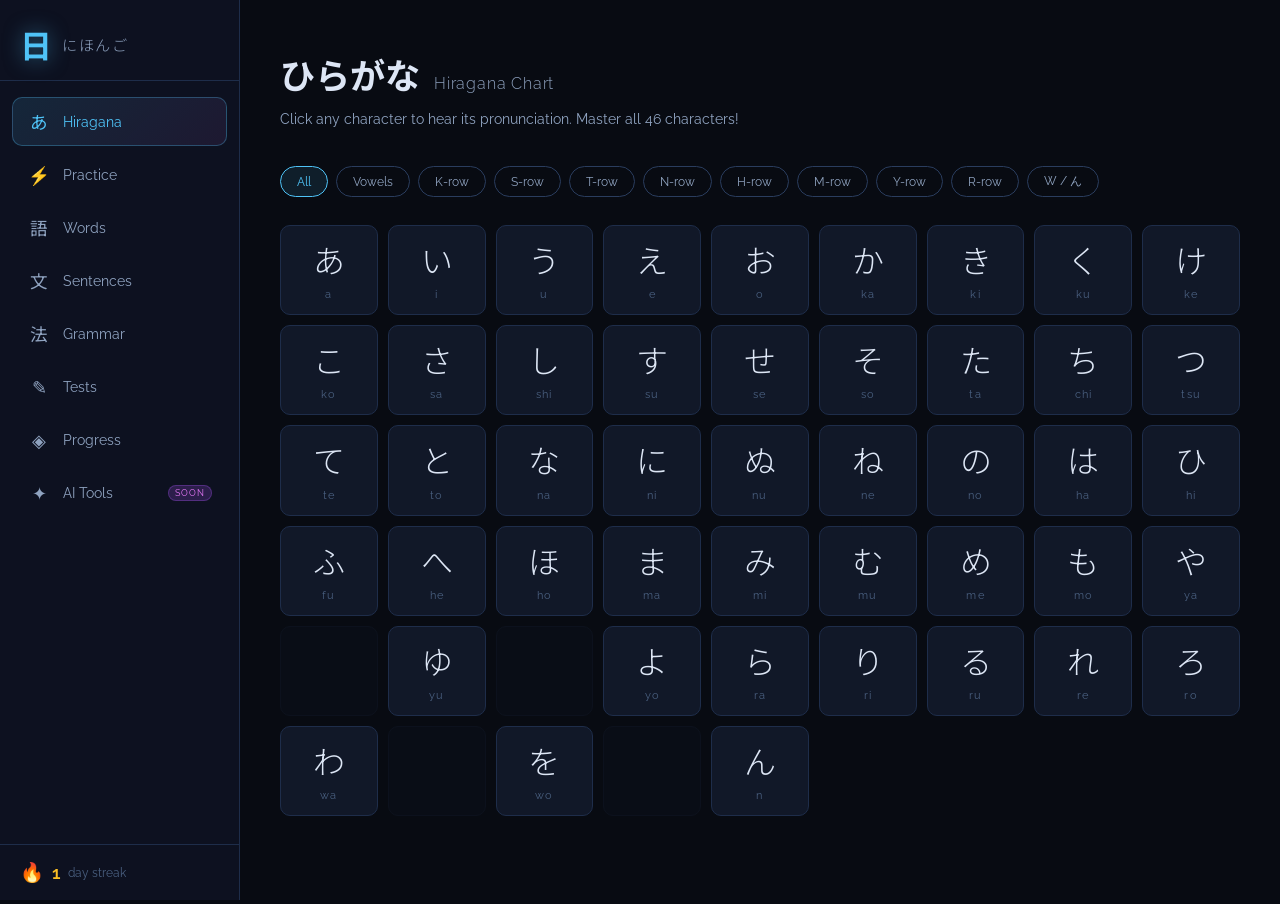
<file: index.html>
<!DOCTYPE html>
<html lang="en">
<head>
  <meta charset="UTF-8" />
  <meta name="viewport" content="width=device-width, initial-scale=1.0" />
  <title>にほんご — Learn Japanese</title>
  <link rel="preconnect" href="https://fonts.googleapis.com" />
  <link href="https://fonts.googleapis.com/css2?family=Noto+Sans+JP:wght@100;300;400;700&family=Cinzel+Decorative:wght@400;700&family=Raleway:ital,wght@0,300;0,400;0,600;1,300&display=swap" rel="stylesheet" />
  <link rel="stylesheet" href="style.css" />
</head>
<body>

  <!-- ========== SIDEBAR ========== -->
  <aside class="sidebar" id="sidebar">
    <div class="sidebar-logo">
      <span class="logo-jp">日</span>
      <span class="logo-text">にほんご</span>
    </div>

    <nav class="sidebar-nav">
      <button class="nav-btn active" data-section="hiragana">
        <span class="nav-icon">あ</span>
        <span class="nav-label">Hiragana</span>
      </button>
      <button class="nav-btn" data-section="practice">
        <span class="nav-icon">⚡</span>
        <span class="nav-label">Practice</span>
      </button>
      <button class="nav-btn" data-section="words">
        <span class="nav-icon">語</span>
        <span class="nav-label">Words</span>
      </button>
      <button class="nav-btn" data-section="sentences">
        <span class="nav-icon">文</span>
        <span class="nav-label">Sentences</span>
      </button>
      <button class="nav-btn" data-section="grammar">
        <span class="nav-icon">法</span>
        <span class="nav-label">Grammar</span>
      </button>
      <button class="nav-btn" data-section="tests">
        <span class="nav-icon">✎</span>
        <span class="nav-label">Tests</span>
      </button>
      <button class="nav-btn" data-section="progress">
        <span class="nav-icon">◈</span>
        <span class="nav-label">Progress</span>
      </button>
      <button class="nav-btn" data-section="ai">
        <span class="nav-icon">✦</span>
        <span class="nav-label">AI Tools</span>
        <span class="badge">Soon</span>
      </button>
    </nav>

    <div class="sidebar-streak">
      <span class="streak-fire">🔥</span>
      <span class="streak-count" id="streak-count">0</span>
      <span class="streak-label">day streak</span>
    </div>
  </aside>

  <!-- Mobile top bar -->
  <div class="topbar">
    <button class="menu-toggle" id="menu-toggle">☰</button>
    <span class="topbar-title">にほんご</span>
    <span class="topbar-score" id="topbar-score">0 XP</span>
  </div>

  <!-- ========== MAIN CONTENT ========== -->
  <main class="main" id="main">

    <!-- ===== HIRAGANA SECTION ===== -->
    <section class="section active" id="section-hiragana">
      <div class="section-header">
        <h1>ひらがな <span class="subtitle">Hiragana Chart</span></h1>
        <p class="section-desc">Click any character to hear its pronunciation. Master all 46 characters!</p>
      </div>

      <!-- Row filter -->
      <div class="row-filter" id="hiragana-filter"></div>

      <!-- Hiragana grid -->
      <div class="hiragana-grid" id="hiragana-grid"></div>

      <!-- Selected char detail panel -->
      <div class="char-detail" id="char-detail" style="display:none">
        <div class="char-detail-inner">
          <button class="close-btn" id="close-char-detail">✕</button>
          <div class="detail-char" id="detail-char"></div>
          <div class="detail-romaji" id="detail-romaji"></div>
          <div class="detail-row" id="detail-row"></div>
          <button class="speak-detail-btn" id="speak-detail-btn">🔊 Listen</button>
          <button class="practice-this-btn" id="practice-this-btn">Practice this →</button>
        </div>
      </div>
    </section>

    <!-- ===== PRACTICE SECTION ===== -->
    <section class="section" id="section-practice">
      <div class="section-header">
        <h1>Practice <span class="subtitle">Recognition Quiz</span></h1>
        <p class="section-desc">Identify the hiragana character shown. Track your accuracy!</p>
      </div>

      <div class="practice-controls">
        <label class="control-label">Rows to practice:</label>
        <div class="row-toggles" id="practice-row-toggles"></div>
        <button class="btn-primary" id="start-practice-btn">Start Practice</button>
      </div>

      <div class="quiz-box" id="quiz-box" style="display:none">
        <div class="quiz-stats-bar">
          <span>Score: <b id="quiz-score">0</b></span>
          <span>Accuracy: <b id="quiz-acc">—</b></span>
          <span>Question: <b id="quiz-qnum">1</b>/20</span>
        </div>
        <div class="quiz-progress-bar"><div class="quiz-progress-fill" id="quiz-progress-fill"></div></div>

        <div class="quiz-card">
          <div class="quiz-char" id="quiz-char"></div>
          <div class="quiz-hint" id="quiz-hint">What is the reading?</div>
        </div>

        <div class="quiz-options" id="quiz-options"></div>
        <div class="quiz-feedback" id="quiz-feedback"></div>
        <button class="btn-ghost" id="quiz-next-btn" style="display:none">Next →</button>
      </div>

      <div class="quiz-result" id="quiz-result" style="display:none">
        <div class="result-emoji" id="result-emoji">🎉</div>
        <div class="result-score-big" id="result-score-big"></div>
        <div class="result-details" id="result-details"></div>
        <div class="weak-areas" id="weak-areas"></div>
        <button class="btn-primary" id="retry-btn">Try Again</button>
      </div>
    </section>

    <!-- ===== WORDS SECTION ===== -->
    <section class="section" id="section-words">
      <div class="section-header">
        <h1>単語 <span class="subtitle">Vocabulary</span></h1>
        <p class="section-desc">Build your Japanese vocabulary with these essential words.</p>
      </div>

      <div class="words-toolbar">
        <input type="text" class="search-bar" id="word-search" placeholder="Search words…" />
        <div class="cat-filters" id="word-cat-filters"></div>
      </div>

      <div class="words-grid" id="words-grid"></div>
    </section>

    <!-- ===== SENTENCES SECTION ===== -->
    <section class="section" id="section-sentences">
      <div class="section-header">
        <h1>文 <span class="subtitle">Sentences</span></h1>
        <p class="section-desc">Read and listen to real Japanese sentences.</p>
      </div>
      <div class="sentences-list" id="sentences-list"></div>
    </section>

    <!-- ===== GRAMMAR SECTION ===== -->
    <section class="section" id="section-grammar">
      <div class="section-header">
        <h1>文法 <span class="subtitle">Grammar</span></h1>
        <p class="section-desc">Essential Japanese grammar patterns explained simply.</p>
      </div>
      <div class="grammar-list" id="grammar-list"></div>
    </section>

    <!-- ===== TESTS SECTION ===== -->
    <section class="section" id="section-tests">
      <div class="section-header">
        <h1>テスト <span class="subtitle">Tests & Quizzes</span></h1>
        <p class="section-desc">Test everything you've learned!</p>
      </div>

      <!-- Test picker -->
      <div class="test-picker" id="test-picker">
        <div class="test-card-pick" data-test="hiragana-recog">
          <div class="test-pick-icon">あ</div>
          <div class="test-pick-title">Hiragana Recognition</div>
          <div class="test-pick-desc">Identify characters</div>
        </div>
        <div class="test-card-pick" data-test="word-match">
          <div class="test-pick-icon">語</div>
          <div class="test-pick-title">Word Matching</div>
          <div class="test-pick-desc">Match words & meanings</div>
        </div>
        <div class="test-card-pick" data-test="sentence-fill">
          <div class="test-pick-icon">文</div>
          <div class="test-pick-title">Fill the Blanks</div>
          <div class="test-pick-desc">Complete sentences</div>
        </div>
        <div class="test-card-pick" data-test="grammar-mcq">
          <div class="test-pick-icon">法</div>
          <div class="test-pick-title">Grammar MCQ</div>
          <div class="test-pick-desc">Multiple choice grammar</div>
        </div>
      </div>

      <!-- Active test area -->
      <div class="test-area" id="test-area" style="display:none">
        <div class="test-meta-bar">
          <span id="test-title-bar"></span>
          <span>Time: <b id="test-timer">00:00</b></span>
          <span>Q <b id="test-qnum">1</b>/<b id="test-qtotal">10</b></span>
        </div>
        <div class="test-progress-bar"><div class="test-progress-fill" id="test-progress-fill"></div></div>
        <div class="test-question-box" id="test-question-box"></div>
        <div class="test-options-box" id="test-options-box"></div>
        <div class="test-feedback-box" id="test-feedback-box"></div>
        <button class="btn-primary" id="test-next-btn" style="display:none">Next Question →</button>
      </div>

      <!-- Test results -->
      <div class="test-results" id="test-results" style="display:none">
        <div class="test-result-header">
          <div class="result-big-emoji" id="test-result-emoji">🏆</div>
          <div class="result-big-score" id="test-result-score"></div>
        </div>
        <div class="result-stats-grid">
          <div class="result-stat"><div class="rs-val" id="rs-accuracy"></div><div class="rs-lbl">Accuracy</div></div>
          <div class="result-stat"><div class="rs-val" id="rs-time"></div><div class="rs-lbl">Time</div></div>
          <div class="result-stat"><div class="rs-val" id="rs-correct"></div><div class="rs-lbl">Correct</div></div>
          <div class="result-stat"><div class="rs-val" id="rs-wrong"></div><div class="rs-lbl">Mistakes</div></div>
        </div>
        <div class="result-mistakes" id="result-mistakes"></div>
        <div class="result-actions">
          <button class="btn-primary" id="test-retry-btn">Retry</button>
          <button class="btn-ghost" id="test-back-btn">Choose Test</button>
        </div>
      </div>
    </section>

    <!-- ===== PROGRESS SECTION ===== -->
    <section class="section" id="section-progress">
      <div class="section-header">
        <h1>進歩 <span class="subtitle">Your Progress</span></h1>
        <p class="section-desc">Track your learning journey.</p>
      </div>

      <div class="progress-overview">
        <div class="progress-card">
          <div class="prog-val" id="prog-xp">0</div>
          <div class="prog-lbl">Total XP</div>
        </div>
        <div class="progress-card">
          <div class="prog-val" id="prog-streak">0</div>
          <div class="prog-lbl">Day Streak 🔥</div>
        </div>
        <div class="progress-card">
          <div class="prog-val" id="prog-tests">0</div>
          <div class="prog-lbl">Tests Taken</div>
        </div>
        <div class="progress-card">
          <div class="prog-val" id="prog-mastered">0</div>
          <div class="prog-lbl">Characters Mastered</div>
        </div>
      </div>

      <div class="progress-section-title">Hiragana Mastery</div>
      <div class="mastery-grid" id="mastery-grid"></div>

      <div class="progress-section-title">Recent Test Scores</div>
      <div class="score-history" id="score-history"></div>

      <button class="btn-danger" id="reset-progress-btn">Reset All Progress</button>
    </section>

    <!-- ===== AI TOOLS SECTION ===== -->
    <section class="section" id="section-ai">
      <div class="section-header">
        <h1>✦ AI Tools <span class="subtitle">Coming Soon</span></h1>
        <p class="section-desc">Powerful AI features to supercharge your Japanese learning.</p>
      </div>

      <div class="ai-grid">
        <div class="ai-card">
          <div class="ai-icon">🎙️</div>
          <div class="ai-title">Pronunciation Assistant</div>
          <div class="ai-desc">Speak Japanese — AI grades your pronunciation accuracy in real time.</div>
          <div class="ai-badge">Web Speech API + AI</div>
          <button class="btn-ai-placeholder">Coming Soon</button>
        </div>
        <div class="ai-card">
          <div class="ai-icon">💬</div>
          <div class="ai-title">AI Chat Practice</div>
          <div class="ai-desc">A beginner-friendly Japanese chatbot. Practice real conversations.</div>
          <div class="ai-badge">LLM API</div>
          <button class="btn-ai-placeholder">Coming Soon</button>
        </div>
        <div class="ai-card">
          <div class="ai-icon">✍️</div>
          <div class="ai-title">Sentence Generator</div>
          <div class="ai-desc">Generate example sentences from any word you've learned.</div>
          <div class="ai-badge">LLM API</div>
          <button class="btn-ai-placeholder">Coming Soon</button>
        </div>
        <div class="ai-card">
          <div class="ai-icon">🧠</div>
          <div class="ai-title">Personalized Learning</div>
          <div class="ai-desc">AI analyzes your weak areas and builds a custom study plan.</div>
          <div class="ai-badge">ML + Progress Data</div>
          <button class="btn-ai-placeholder">Coming Soon</button>
        </div>
        <div class="ai-card">
          <div class="ai-icon">📝</div>
          <div class="ai-title">AI Quiz Generator</div>
          <div class="ai-desc">Auto-generate quizzes from any content you've studied.</div>
          <div class="ai-badge">LLM API</div>
          <button class="btn-ai-placeholder">Coming Soon</button>
        </div>
        <div class="ai-card">
          <div class="ai-icon">🔍</div>
          <div class="ai-title">Writing Correction</div>
          <div class="ai-desc">Type Japanese — AI corrects grammar and suggests improvements.</div>
          <div class="ai-badge">LLM API</div>
          <button class="btn-ai-placeholder">Coming Soon</button>
        </div>
        <div class="ai-card">
          <div class="ai-icon">📚</div>
          <div class="ai-title">Daily Vocabulary AI</div>
          <div class="ai-desc">Smart daily word recommendations based on your progress level.</div>
          <div class="ai-badge">Recommendation Engine</div>
          <button class="btn-ai-placeholder">Coming Soon</button>
        </div>
        <div class="ai-card">
          <div class="ai-icon">🤖</div>
          <div class="ai-title">Study Assistant</div>
          <div class="ai-desc">Ask anything: "Explain this grammar", "Test me on hiragana".</div>
          <div class="ai-badge">LLM API</div>
          <button class="btn-ai-placeholder">Coming Soon</button>
        </div>
      </div>

      <div class="ai-note">
        <b>For developers:</b> Each AI card maps to a modular JS module in <code>script.js</code>.
        Plug in your API key (OpenAI, Claude, Gemini) and the <code>AI_MODULES</code> object handles routing.
        See comments in <code>script.js</code> for integration points.
      </div>
    </section>

  </main>

  <!-- XP Toast -->
  <div class="xp-toast" id="xp-toast">+10 XP</div>

  <script src="script.js"></script>
</body>
</html>
</file>
<file: style.css>
/* ============================================
   にほんご — NIHONGO LEARNING APP
   style.css — Main Stylesheet
   Dark theme, Japanese-inspired, neon accents
   ============================================ */

/* ---- CSS VARIABLES ---- */
:root {
  --bg:         #080b12;
  --bg2:        #0d1120;
  --surface:    #111828;
  --surface2:   #19243a;
  --border:     #1e2d4a;
  --border2:    #2a3d5e;
  --text:       #dde6f5;
  --text2:      #8fa3c0;
  --text3:      #4a6080;
  --accent:     #4fc3f7;       /* ice blue */
  --accent2:    #e879f9;       /* pink/magenta */
  --accent3:    #a3e635;       /* lime green */
  --gold:       #fbbf24;
  --green:      #34d399;
  --red:        #f87171;
  --blue:       #818cf8;
  --sidebar-w:  240px;
  --radius:     10px;
  --font-jp:    'Noto Sans JP', sans-serif;
  --font-ui:    'Raleway', sans-serif;
  --font-deco:  'Cinzel Decorative', serif;
  --transition: 0.22s cubic-bezier(.4,0,.2,1);
}

/* ---- RESET & BASE ---- */
*, *::before, *::after { box-sizing: border-box; margin: 0; padding: 0; }
html { font-size: 16px; scroll-behavior: smooth; }
body {
  background: var(--bg);
  color: var(--text);
  font-family: var(--font-ui);
  display: flex;
  min-height: 100vh;
  overflow-x: hidden;
}

/* Scrollbar */
::-webkit-scrollbar { width: 6px; }
::-webkit-scrollbar-track { background: var(--bg2); }
::-webkit-scrollbar-thumb { background: var(--border2); border-radius: 3px; }

/* ============================================
   SIDEBAR
   ============================================ */
.sidebar {
  position: fixed;
  top: 0; left: 0; bottom: 0;
  width: var(--sidebar-w);
  background: var(--bg2);
  border-right: 1px solid var(--border);
  display: flex;
  flex-direction: column;
  z-index: 100;
  transition: transform var(--transition);
}

.sidebar-logo {
  display: flex;
  align-items: center;
  gap: 10px;
  padding: 28px 20px 20px;
  border-bottom: 1px solid var(--border);
}

.logo-jp {
  font-family: var(--font-jp);
  font-size: 2rem;
  font-weight: 700;
  color: var(--accent);
  line-height: 1;
  text-shadow: 0 0 20px rgba(79,195,247,0.5);
}

.logo-text {
  font-family: var(--font-jp);
  font-size: 0.95rem;
  font-weight: 300;
  color: var(--text2);
  letter-spacing: 0.1em;
}

.sidebar-nav {
  flex: 1;
  padding: 16px 12px;
  display: flex;
  flex-direction: column;
  gap: 4px;
  overflow-y: auto;
}

.nav-btn {
  display: flex;
  align-items: center;
  gap: 12px;
  padding: 11px 14px;
  background: transparent;
  border: 1px solid transparent;
  border-radius: var(--radius);
  cursor: pointer;
  font-family: var(--font-ui);
  font-size: 0.88rem;
  font-weight: 400;
  color: var(--text2);
  transition: all var(--transition);
  position: relative;
  text-align: left;
}

.nav-btn:hover {
  background: var(--surface);
  color: var(--text);
  border-color: var(--border);
}

.nav-btn.active {
  background: linear-gradient(135deg, rgba(79,195,247,0.12), rgba(232,121,249,0.08));
  border-color: rgba(79,195,247,0.3);
  color: var(--accent);
}

.nav-icon {
  font-family: var(--font-jp);
  font-size: 1.1rem;
  width: 24px;
  text-align: center;
  flex-shrink: 0;
}

.nav-label { flex: 1; }

.badge {
  font-size: 0.55rem;
  letter-spacing: 0.1em;
  text-transform: uppercase;
  background: rgba(168,85,247,0.2);
  color: var(--accent2);
  border: 1px solid rgba(168,85,247,0.3);
  padding: 2px 6px;
  border-radius: 20px;
}

.sidebar-streak {
  display: flex;
  align-items: center;
  gap: 8px;
  padding: 16px 20px;
  border-top: 1px solid var(--border);
  font-size: 0.85rem;
}

.streak-fire { font-size: 1.2rem; }
.streak-count { color: var(--gold); font-weight: 600; font-size: 1.1rem; }
.streak-label { color: var(--text3); font-size: 0.75rem; }

/* ============================================
   MOBILE TOPBAR
   ============================================ */
.topbar {
  display: none;
  position: fixed;
  top: 0; left: 0; right: 0;
  height: 56px;
  background: var(--bg2);
  border-bottom: 1px solid var(--border);
  align-items: center;
  padding: 0 16px;
  z-index: 200;
  gap: 12px;
}

.menu-toggle {
  background: none;
  border: none;
  color: var(--text);
  font-size: 1.4rem;
  cursor: pointer;
  padding: 4px;
}

.topbar-title {
  font-family: var(--font-jp);
  font-size: 1.1rem;
  color: var(--accent);
  flex: 1;
  text-align: center;
}

.topbar-score {
  font-size: 0.8rem;
  color: var(--gold);
  font-weight: 600;
}

/* ============================================
   MAIN CONTENT
   ============================================ */
.main {
  margin-left: var(--sidebar-w);
  flex: 1;
  padding: 48px 40px;
  max-width: 1200px;
  min-height: 100vh;
}

.section { display: none; animation: fadeIn 0.35s ease; }
.section.active { display: block; }

@keyframes fadeIn {
  from { opacity: 0; transform: translateY(12px); }
  to   { opacity: 1; transform: translateY(0); }
}

/* Section header */
.section-header { margin-bottom: 36px; }

.section-header h1 {
  font-family: var(--font-jp);
  font-size: 2.2rem;
  font-weight: 700;
  color: var(--text);
  display: flex;
  align-items: baseline;
  gap: 14px;
  margin-bottom: 8px;
}

.subtitle {
  font-family: var(--font-ui);
  font-size: 1rem;
  font-weight: 300;
  color: var(--text2);
  letter-spacing: 0.05em;
}

.section-desc {
  color: var(--text2);
  font-size: 0.9rem;
  line-height: 1.6;
}

/* ============================================
   BUTTONS
   ============================================ */
.btn-primary {
  padding: 11px 28px;
  background: linear-gradient(135deg, var(--accent), #0ea5e9);
  color: #000;
  border: none;
  border-radius: var(--radius);
  cursor: pointer;
  font-family: var(--font-ui);
  font-size: 0.88rem;
  font-weight: 600;
  letter-spacing: 0.05em;
  transition: all var(--transition);
}
.btn-primary:hover { opacity: 0.88; transform: translateY(-1px); }

.btn-ghost {
  padding: 11px 28px;
  background: transparent;
  color: var(--text2);
  border: 1px solid var(--border2);
  border-radius: var(--radius);
  cursor: pointer;
  font-family: var(--font-ui);
  font-size: 0.88rem;
  transition: all var(--transition);
}
.btn-ghost:hover { border-color: var(--accent); color: var(--accent); }

.btn-danger {
  padding: 10px 24px;
  background: transparent;
  color: var(--red);
  border: 1px solid rgba(248,113,113,0.4);
  border-radius: var(--radius);
  cursor: pointer;
  font-family: var(--font-ui);
  font-size: 0.82rem;
  transition: all var(--transition);
  margin-top: 32px;
}
.btn-danger:hover { background: rgba(248,113,113,0.1); }

/* ============================================
   HIRAGANA SECTION
   ============================================ */
.row-filter {
  display: flex;
  flex-wrap: wrap;
  gap: 8px;
  margin-bottom: 28px;
}

.row-filter-btn {
  padding: 6px 16px;
  background: transparent;
  border: 1px solid var(--border2);
  border-radius: 20px;
  cursor: pointer;
  font-family: var(--font-ui);
  font-size: 0.75rem;
  color: var(--text2);
  transition: all var(--transition);
}
.row-filter-btn:hover, .row-filter-btn.active {
  background: rgba(79,195,247,0.1);
  border-color: var(--accent);
  color: var(--accent);
}

.hiragana-grid {
  display: grid;
  grid-template-columns: repeat(auto-fill, minmax(88px, 1fr));
  gap: 10px;
  margin-bottom: 40px;
}

/* Hiragana card */
.hira-card {
  background: var(--surface);
  border: 1px solid var(--border);
  border-radius: var(--radius);
  padding: 16px 8px 12px;
  text-align: center;
  cursor: pointer;
  transition: all var(--transition);
  position: relative;
  overflow: hidden;
  user-select: none;
}

.hira-card::before {
  content: '';
  position: absolute;
  inset: 0;
  background: linear-gradient(135deg, rgba(79,195,247,0.05), rgba(232,121,249,0.04));
  opacity: 0;
  transition: opacity var(--transition);
}

.hira-card:hover::before { opacity: 1; }
.hira-card:hover {
  border-color: rgba(79,195,247,0.4);
  transform: translateY(-3px);
  box-shadow: 0 8px 24px rgba(79,195,247,0.1);
}

.hira-card.active-card {
  border-color: var(--accent);
  box-shadow: 0 0 20px rgba(79,195,247,0.25);
}

.hira-char {
  font-family: var(--font-jp);
  font-size: 2rem;
  font-weight: 300;
  color: var(--text);
  line-height: 1.1;
  display: block;
  margin-bottom: 6px;
}

.hira-romaji {
  font-size: 0.7rem;
  letter-spacing: 0.1em;
  color: var(--text3);
  text-transform: lowercase;
}

.hira-card.empty {
  opacity: 0.2;
  cursor: default;
  pointer-events: none;
}

/* Bounce animation on click */
@keyframes bounce {
  0%   { transform: scale(1); }
  40%  { transform: scale(1.2); }
  70%  { transform: scale(0.95); }
  100% { transform: scale(1); }
}
.hira-card.bounce { animation: bounce 0.4s ease; }

/* Char detail panel */
.char-detail {
  position: fixed;
  inset: 0;
  background: rgba(8,11,18,0.85);
  backdrop-filter: blur(8px);
  z-index: 300;
  display: flex;
  align-items: center;
  justify-content: center;
}

.char-detail-inner {
  background: var(--surface);
  border: 1px solid var(--border2);
  border-radius: 20px;
  padding: 48px 56px;
  text-align: center;
  position: relative;
  box-shadow: 0 24px 64px rgba(0,0,0,0.6);
  animation: popIn 0.3s cubic-bezier(.34,1.56,.64,1);
}

@keyframes popIn {
  from { transform: scale(0.85); opacity: 0; }
  to   { transform: scale(1); opacity: 1; }
}

.close-btn {
  position: absolute;
  top: 14px; right: 18px;
  background: none; border: none;
  color: var(--text3);
  font-size: 1.1rem;
  cursor: pointer;
  transition: color var(--transition);
}
.close-btn:hover { color: var(--red); }

.detail-char {
  font-family: var(--font-jp);
  font-size: 7rem;
  font-weight: 100;
  color: var(--accent);
  line-height: 1;
  text-shadow: 0 0 40px rgba(79,195,247,0.4);
  margin-bottom: 12px;
}

.detail-romaji {
  font-size: 1.4rem;
  letter-spacing: 0.2em;
  color: var(--text2);
  margin-bottom: 6px;
}

.detail-row {
  font-size: 0.75rem;
  color: var(--text3);
  letter-spacing: 0.15em;
  text-transform: uppercase;
  margin-bottom: 28px;
}

.speak-detail-btn, .practice-this-btn {
  display: inline-block;
  margin: 6px;
  padding: 10px 22px;
  border-radius: var(--radius);
  cursor: pointer;
  font-family: var(--font-ui);
  font-size: 0.82rem;
  transition: all var(--transition);
}
.speak-detail-btn {
  background: transparent;
  border: 1px solid var(--border2);
  color: var(--text2);
}
.speak-detail-btn:hover { border-color: var(--accent); color: var(--accent); }
.practice-this-btn {
  background: var(--accent);
  border: none;
  color: #000;
  font-weight: 600;
}
.practice-this-btn:hover { opacity: 0.85; }

/* ============================================
   PRACTICE SECTION
   ============================================ */
.practice-controls {
  background: var(--surface);
  border: 1px solid var(--border);
  border-radius: var(--radius);
  padding: 24px;
  margin-bottom: 28px;
}

.control-label {
  display: block;
  font-size: 0.8rem;
  color: var(--text2);
  letter-spacing: 0.1em;
  text-transform: uppercase;
  margin-bottom: 12px;
}

.row-toggles {
  display: flex;
  flex-wrap: wrap;
  gap: 8px;
  margin-bottom: 20px;
}

.row-toggle-btn {
  padding: 6px 14px;
  background: transparent;
  border: 1px solid var(--border2);
  border-radius: 20px;
  cursor: pointer;
  font-size: 0.75rem;
  color: var(--text2);
  transition: all var(--transition);
}
.row-toggle-btn.on {
  background: rgba(79,195,247,0.1);
  border-color: var(--accent);
  color: var(--accent);
}

/* Quiz box */
.quiz-box { animation: fadeIn 0.3s ease; }

.quiz-stats-bar {
  display: flex;
  gap: 24px;
  font-size: 0.82rem;
  color: var(--text2);
  margin-bottom: 12px;
}
.quiz-stats-bar b { color: var(--text); }

.quiz-progress-bar, .test-progress-bar {
  height: 3px;
  background: var(--border);
  border-radius: 2px;
  margin-bottom: 28px;
  overflow: hidden;
}
.quiz-progress-fill, .test-progress-fill {
  height: 100%;
  background: linear-gradient(90deg, var(--accent), var(--accent2));
  border-radius: 2px;
  transition: width 0.4s ease;
}

.quiz-card {
  background: var(--surface);
  border: 1px solid var(--border);
  border-radius: 16px;
  padding: 48px 32px;
  text-align: center;
  margin-bottom: 24px;
  position: relative;
  overflow: hidden;
}

.quiz-card::after {
  content: '';
  position: absolute;
  top: 0; left: 0; right: 0;
  height: 2px;
  background: linear-gradient(90deg, transparent, var(--accent), transparent);
}

.quiz-char {
  font-family: var(--font-jp);
  font-size: 6rem;
  font-weight: 100;
  color: var(--text);
  line-height: 1;
  margin-bottom: 12px;
}

.quiz-hint { font-size: 0.82rem; color: var(--text3); letter-spacing: 0.1em; }

.quiz-options {
  display: grid;
  grid-template-columns: 1fr 1fr;
  gap: 12px;
  margin-bottom: 16px;
}

.quiz-option {
  padding: 16px;
  background: var(--surface);
  border: 1px solid var(--border2);
  border-radius: var(--radius);
  cursor: pointer;
  font-family: var(--font-ui);
  font-size: 1rem;
  color: var(--text);
  letter-spacing: 0.12em;
  transition: all var(--transition);
}
.quiz-option:hover:not(:disabled) {
  border-color: var(--accent);
  background: rgba(79,195,247,0.07);
}
.quiz-option.correct {
  background: rgba(52,211,153,0.15);
  border-color: var(--green);
  color: var(--green);
}
.quiz-option.wrong {
  background: rgba(248,113,113,0.12);
  border-color: var(--red);
  color: var(--red);
}
.quiz-option:disabled { cursor: not-allowed; }

.quiz-feedback {
  min-height: 28px;
  font-size: 0.88rem;
  text-align: center;
  margin-bottom: 16px;
}
.quiz-feedback.correct-fb { color: var(--green); }
.quiz-feedback.wrong-fb { color: var(--red); }

/* Quiz result */
.quiz-result {
  text-align: center;
  padding: 48px 0;
  animation: fadeIn 0.4s ease;
}
.result-emoji { font-size: 3.5rem; margin-bottom: 16px; }
.result-score-big {
  font-family: var(--font-jp);
  font-size: 3.5rem;
  color: var(--accent);
  margin-bottom: 12px;
}
.result-details { color: var(--text2); font-size: 0.9rem; margin-bottom: 24px; }
.weak-areas { font-size: 0.82rem; color: var(--text3); margin-bottom: 28px; }

/* ============================================
   WORDS SECTION
   ============================================ */
.words-toolbar {
  display: flex;
  flex-direction: column;
  gap: 14px;
  margin-bottom: 28px;
}

.search-bar {
  width: 100%;
  max-width: 400px;
  padding: 11px 18px;
  background: var(--surface);
  border: 1px solid var(--border2);
  border-radius: var(--radius);
  color: var(--text);
  font-family: var(--font-ui);
  font-size: 0.9rem;
  outline: none;
  transition: border-color var(--transition);
}
.search-bar::placeholder { color: var(--text3); }
.search-bar:focus { border-color: var(--accent); }

.cat-filters {
  display: flex;
  flex-wrap: wrap;
  gap: 8px;
}

.cat-filter-btn {
  padding: 5px 14px;
  background: transparent;
  border: 1px solid var(--border2);
  border-radius: 20px;
  cursor: pointer;
  font-size: 0.75rem;
  color: var(--text2);
  transition: all var(--transition);
}
.cat-filter-btn:hover, .cat-filter-btn.active {
  background: rgba(163,230,53,0.1);
  border-color: var(--accent3);
  color: var(--accent3);
}

.words-grid {
  display: grid;
  grid-template-columns: repeat(auto-fill, minmax(240px, 1fr));
  gap: 14px;
}

.word-card {
  background: var(--surface);
  border: 1px solid var(--border);
  border-radius: var(--radius);
  padding: 20px;
  transition: all var(--transition);
  position: relative;
}
.word-card:hover {
  border-color: var(--border2);
  transform: translateY(-2px);
  box-shadow: 0 6px 20px rgba(0,0,0,0.3);
}

.word-jp-main {
  font-family: var(--font-jp);
  font-size: 1.8rem;
  font-weight: 300;
  color: var(--text);
  margin-bottom: 4px;
}
.word-hiragana {
  font-family: var(--font-jp);
  font-size: 0.9rem;
  color: var(--accent);
  margin-bottom: 2px;
}
.word-romaji { font-size: 0.75rem; color: var(--text3); margin-bottom: 8px; letter-spacing: 0.08em; }
.word-meaning { font-size: 0.9rem; color: var(--text2); margin-bottom: 12px; }

.word-footer {
  display: flex;
  align-items: center;
  justify-content: space-between;
}

.difficulty-tag {
  font-size: 0.62rem;
  letter-spacing: 0.1em;
  text-transform: uppercase;
  padding: 2px 8px;
  border-radius: 20px;
}
.diff-beginner { background: rgba(52,211,153,0.12); color: var(--green); border: 1px solid rgba(52,211,153,0.25); }
.diff-intermediate { background: rgba(251,191,36,0.1); color: var(--gold); border: 1px solid rgba(251,191,36,0.25); }
.diff-advanced { background: rgba(248,113,113,0.1); color: var(--red); border: 1px solid rgba(248,113,113,0.25); }

.word-actions { display: flex; gap: 8px; }

.word-action-btn {
  background: none;
  border: none;
  cursor: pointer;
  font-size: 1rem;
  padding: 4px;
  border-radius: 6px;
  transition: all var(--transition);
  color: var(--text3);
}
.word-action-btn:hover { color: var(--accent); background: rgba(79,195,247,0.08); }
.word-action-btn.fav-active { color: var(--accent2); }

/* ============================================
   SENTENCES SECTION
   ============================================ */
.sentences-list { display: flex; flex-direction: column; gap: 14px; }

.sentence-card {
  background: var(--surface);
  border: 1px solid var(--border);
  border-radius: var(--radius);
  padding: 22px 24px;
  transition: all var(--transition);
}
.sentence-card:hover { border-color: var(--border2); }

.sentence-jp {
  font-family: var(--font-jp);
  font-size: 1.4rem;
  font-weight: 300;
  color: var(--text);
  margin-bottom: 6px;
}
.sentence-romaji { font-size: 0.8rem; color: var(--text3); margin-bottom: 6px; letter-spacing: 0.05em; }
.sentence-en { font-size: 0.9rem; color: var(--text2); margin-bottom: 14px; font-style: italic; }

.sentence-actions { display: flex; gap: 8px; }

.sentence-btn {
  padding: 6px 14px;
  background: transparent;
  border: 1px solid var(--border2);
  border-radius: 6px;
  cursor: pointer;
  font-size: 0.75rem;
  color: var(--text2);
  transition: all var(--transition);
}
.sentence-btn:hover { border-color: var(--accent); color: var(--accent); }

/* ============================================
   GRAMMAR SECTION
   ============================================ */
.grammar-list { display: flex; flex-direction: column; gap: 16px; }

.grammar-card {
  background: var(--surface);
  border: 1px solid var(--border);
  border-radius: var(--radius);
  overflow: hidden;
  transition: all var(--transition);
}

.grammar-card-header {
  padding: 18px 22px;
  display: flex;
  align-items: center;
  justify-content: space-between;
  cursor: pointer;
  transition: background var(--transition);
}
.grammar-card-header:hover { background: var(--surface2); }

.grammar-title {
  font-size: 1rem;
  font-weight: 600;
  color: var(--text);
}

.grammar-diff-tag {
  font-size: 0.62rem;
  letter-spacing: 0.1em;
  text-transform: uppercase;
  padding: 2px 8px;
  border-radius: 20px;
}

.grammar-card-body {
  padding: 0 22px;
  max-height: 0;
  overflow: hidden;
  transition: max-height 0.35s ease, padding 0.35s ease;
}
.grammar-card-body.open {
  max-height: 600px;
  padding: 0 22px 22px;
}

.grammar-explanation {
  font-size: 0.88rem;
  color: var(--text2);
  line-height: 1.7;
  margin-bottom: 14px;
  border-top: 1px solid var(--border);
  padding-top: 16px;
}

.grammar-examples { display: flex; flex-direction: column; gap: 10px; margin-bottom: 12px; }

.grammar-example {
  background: var(--bg2);
  border-left: 3px solid var(--accent);
  padding: 10px 14px;
  border-radius: 0 var(--radius) var(--radius) 0;
}
.ex-jp { font-family: var(--font-jp); font-size: 1rem; color: var(--text); margin-bottom: 3px; }
.ex-en { font-size: 0.8rem; color: var(--text3); }

.grammar-note {
  font-size: 0.78rem;
  color: var(--gold);
  background: rgba(251,191,36,0.06);
  border: 1px solid rgba(251,191,36,0.15);
  border-radius: 6px;
  padding: 8px 12px;
}

/* ============================================
   TESTS SECTION
   ============================================ */
.test-picker {
  display: grid;
  grid-template-columns: repeat(auto-fill, minmax(200px, 1fr));
  gap: 14px;
  margin-bottom: 32px;
}

.test-card-pick {
  background: var(--surface);
  border: 1px solid var(--border);
  border-radius: var(--radius);
  padding: 28px 20px;
  text-align: center;
  cursor: pointer;
  transition: all var(--transition);
}
.test-card-pick:hover {
  border-color: var(--accent2);
  box-shadow: 0 6px 24px rgba(232,121,249,0.12);
  transform: translateY(-3px);
}

.test-pick-icon {
  font-family: var(--font-jp);
  font-size: 2.4rem;
  color: var(--accent2);
  margin-bottom: 10px;
  text-shadow: 0 0 20px rgba(232,121,249,0.3);
}
.test-pick-title { font-size: 0.95rem; font-weight: 600; margin-bottom: 6px; }
.test-pick-desc { font-size: 0.78rem; color: var(--text3); }

/* Test area */
.test-meta-bar {
  display: flex;
  gap: 24px;
  font-size: 0.82rem;
  color: var(--text2);
  margin-bottom: 12px;
  flex-wrap: wrap;
}
.test-meta-bar b { color: var(--text); }
.test-meta-bar span:first-child { flex: 1; font-weight: 600; color: var(--accent2); }

.test-question-box {
  background: var(--surface);
  border: 1px solid var(--border);
  border-radius: 14px;
  padding: 36px 28px;
  text-align: center;
  margin-bottom: 20px;
}

.test-q-char {
  font-family: var(--font-jp);
  font-size: 5rem;
  font-weight: 100;
  color: var(--text);
  margin-bottom: 8px;
}

.test-q-text {
  font-size: 1.1rem;
  color: var(--text2);
}

.test-options-box {
  display: grid;
  grid-template-columns: 1fr 1fr;
  gap: 12px;
  margin-bottom: 16px;
}

.test-option {
  padding: 15px;
  background: var(--surface);
  border: 1px solid var(--border2);
  border-radius: var(--radius);
  cursor: pointer;
  font-family: var(--font-ui);
  font-size: 0.95rem;
  color: var(--text);
  transition: all var(--transition);
}
.test-option:hover:not(:disabled) {
  border-color: var(--accent2);
  background: rgba(232,121,249,0.07);
}
.test-option.correct { background: rgba(52,211,153,0.15); border-color: var(--green); color: var(--green); }
.test-option.wrong   { background: rgba(248,113,113,0.12); border-color: var(--red); color: var(--red); }
.test-option:disabled { cursor: not-allowed; }

.test-feedback-box {
  min-height: 28px;
  font-size: 0.88rem;
  text-align: center;
  margin-bottom: 14px;
  color: var(--text2);
}

/* Test results */
.test-results { animation: fadeIn 0.4s ease; }

.test-result-header {
  text-align: center;
  margin-bottom: 32px;
}
.result-big-emoji { font-size: 3.5rem; margin-bottom: 12px; }
.result-big-score {
  font-family: var(--font-jp);
  font-size: 3.2rem;
  color: var(--accent);
}

.result-stats-grid {
  display: grid;
  grid-template-columns: repeat(4, 1fr);
  gap: 12px;
  margin-bottom: 28px;
}
.result-stat {
  background: var(--surface);
  border: 1px solid var(--border);
  border-radius: var(--radius);
  padding: 18px;
  text-align: center;
}
.rs-val { font-size: 1.6rem; font-weight: 600; color: var(--accent); margin-bottom: 4px; }
.rs-lbl { font-size: 0.7rem; color: var(--text3); text-transform: uppercase; letter-spacing: 0.1em; }

.result-mistakes {
  margin-bottom: 28px;
}
.mistake-item {
  display: flex;
  align-items: center;
  gap: 12px;
  padding: 10px 14px;
  background: rgba(248,113,113,0.06);
  border: 1px solid rgba(248,113,113,0.15);
  border-radius: var(--radius);
  margin-bottom: 6px;
  font-size: 0.85rem;
  color: var(--text2);
}
.mistake-char { font-family: var(--font-jp); font-size: 1.3rem; color: var(--red); min-width: 32px; }

.result-actions { display: flex; gap: 12px; flex-wrap: wrap; }

/* ============================================
   PROGRESS SECTION
   ============================================ */
.progress-overview {
  display: grid;
  grid-template-columns: repeat(auto-fill, minmax(160px, 1fr));
  gap: 14px;
  margin-bottom: 36px;
}

.progress-card {
  background: var(--surface);
  border: 1px solid var(--border);
  border-radius: var(--radius);
  padding: 24px 18px;
  text-align: center;
}
.prog-val {
  font-size: 2.4rem;
  font-weight: 700;
  color: var(--accent);
  font-family: var(--font-jp);
  margin-bottom: 6px;
}
.prog-lbl { font-size: 0.75rem; color: var(--text3); text-transform: uppercase; letter-spacing: 0.1em; }

.progress-section-title {
  font-size: 0.78rem;
  text-transform: uppercase;
  letter-spacing: 0.18em;
  color: var(--text3);
  margin: 28px 0 14px;
}

.mastery-grid {
  display: grid;
  grid-template-columns: repeat(auto-fill, minmax(62px, 1fr));
  gap: 6px;
  margin-bottom: 8px;
}

.mastery-cell {
  background: var(--surface);
  border: 1px solid var(--border);
  border-radius: 8px;
  padding: 8px 4px;
  text-align: center;
  font-family: var(--font-jp);
  font-size: 1.1rem;
  color: var(--text3);
  transition: all var(--transition);
  font-size: 0.95rem;
}
.mastery-cell .mc-roma { font-size: 0.55rem; color: var(--text3); display: block; margin-top: 2px; letter-spacing: 0.05em; }
.mastery-cell.seen { border-color: rgba(79,195,247,0.25); color: var(--text2); }
.mastery-cell.mastered { border-color: var(--green); color: var(--green); background: rgba(52,211,153,0.07); }

.score-history { display: flex; flex-direction: column; gap: 8px; }
.score-item {
  display: flex;
  align-items: center;
  gap: 16px;
  padding: 12px 16px;
  background: var(--surface);
  border: 1px solid var(--border);
  border-radius: var(--radius);
  font-size: 0.85rem;
}
.score-item-test { flex: 1; color: var(--text2); }
.score-item-score { color: var(--accent); font-weight: 600; }
.score-item-date { font-size: 0.7rem; color: var(--text3); }

/* ============================================
   AI SECTION
   ============================================ */
.ai-grid {
  display: grid;
  grid-template-columns: repeat(auto-fill, minmax(260px, 1fr));
  gap: 14px;
  margin-bottom: 28px;
}

.ai-card {
  background: var(--surface);
  border: 1px solid var(--border);
  border-radius: var(--radius);
  padding: 24px;
  transition: all var(--transition);
  position: relative;
  overflow: hidden;
}

.ai-card::before {
  content: '';
  position: absolute;
  top: 0; left: 0; right: 0;
  height: 1px;
  background: linear-gradient(90deg, transparent, var(--accent2), transparent);
  opacity: 0;
  transition: opacity var(--transition);
}

.ai-card:hover::before { opacity: 1; }
.ai-card:hover { border-color: rgba(232,121,249,0.25); }

.ai-icon { font-size: 2rem; margin-bottom: 10px; }
.ai-title { font-size: 0.95rem; font-weight: 600; margin-bottom: 8px; }
.ai-desc { font-size: 0.82rem; color: var(--text2); line-height: 1.6; margin-bottom: 14px; }
.ai-badge {
  font-size: 0.6rem;
  letter-spacing: 0.1em;
  text-transform: uppercase;
  color: var(--accent2);
  background: rgba(232,121,249,0.08);
  border: 1px solid rgba(232,121,249,0.2);
  padding: 2px 8px;
  border-radius: 20px;
  display: inline-block;
  margin-bottom: 14px;
}

.btn-ai-placeholder {
  padding: 8px 18px;
  background: transparent;
  border: 1px solid var(--border2);
  border-radius: var(--radius);
  cursor: not-allowed;
  font-family: var(--font-ui);
  font-size: 0.75rem;
  color: var(--text3);
  letter-spacing: 0.05em;
}

.ai-note {
  background: rgba(79,195,247,0.05);
  border: 1px solid rgba(79,195,247,0.2);
  border-radius: var(--radius);
  padding: 16px 20px;
  font-size: 0.82rem;
  color: var(--text2);
  line-height: 1.6;
}
.ai-note code {
  background: var(--surface2);
  padding: 1px 6px;
  border-radius: 4px;
  color: var(--accent);
  font-size: 0.78rem;
}

/* ============================================
   XP TOAST
   ============================================ */
.xp-toast {
  position: fixed;
  bottom: 32px;
  right: 32px;
  background: linear-gradient(135deg, var(--accent), var(--accent2));
  color: #000;
  font-weight: 700;
  padding: 10px 20px;
  border-radius: 20px;
  font-size: 0.9rem;
  opacity: 0;
  transform: translateY(12px);
  transition: all 0.3s ease;
  pointer-events: none;
  z-index: 999;
}
.xp-toast.show { opacity: 1; transform: translateY(0); }

/* ============================================
   RESPONSIVE
   ============================================ */
@media (max-width: 900px) {
  .main { margin-left: 0; padding: 80px 20px 40px; }
  .topbar { display: flex; }
  .sidebar {
    transform: translateX(-100%);
    box-shadow: 4px 0 24px rgba(0,0,0,0.4);
  }
  .sidebar.open { transform: translateX(0); }
  .result-stats-grid { grid-template-columns: 1fr 1fr; }
  .quiz-options, .test-options-box { grid-template-columns: 1fr; }
  .hiragana-grid { grid-template-columns: repeat(auto-fill, minmax(72px, 1fr)); }
}

@media (max-width: 560px) {
  .section-header h1 { font-size: 1.6rem; }
  .quiz-char, .test-q-char { font-size: 4rem; }
  .detail-char { font-size: 5rem; }
  .char-detail-inner { padding: 36px 28px; }
  .result-stats-grid { grid-template-columns: 1fr 1fr; }
  .words-grid { grid-template-columns: 1fr; }
}
</file>
